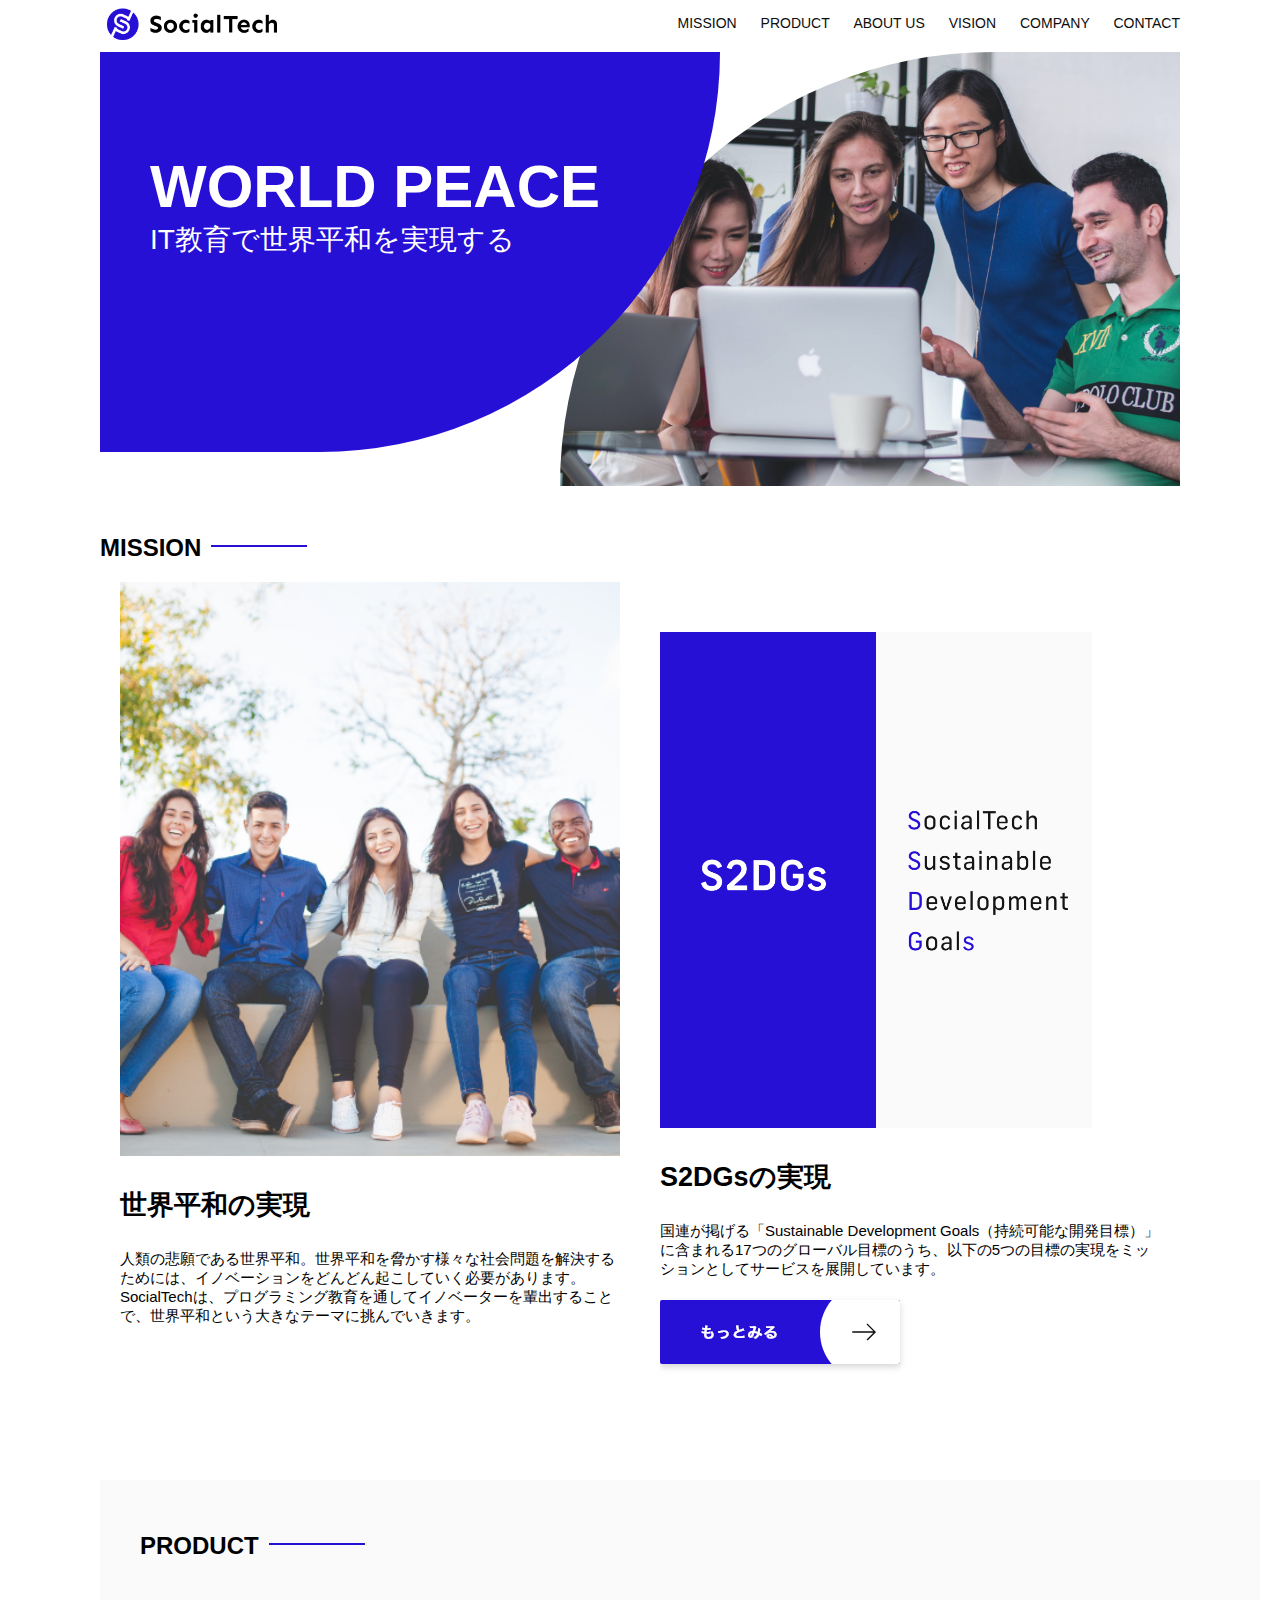
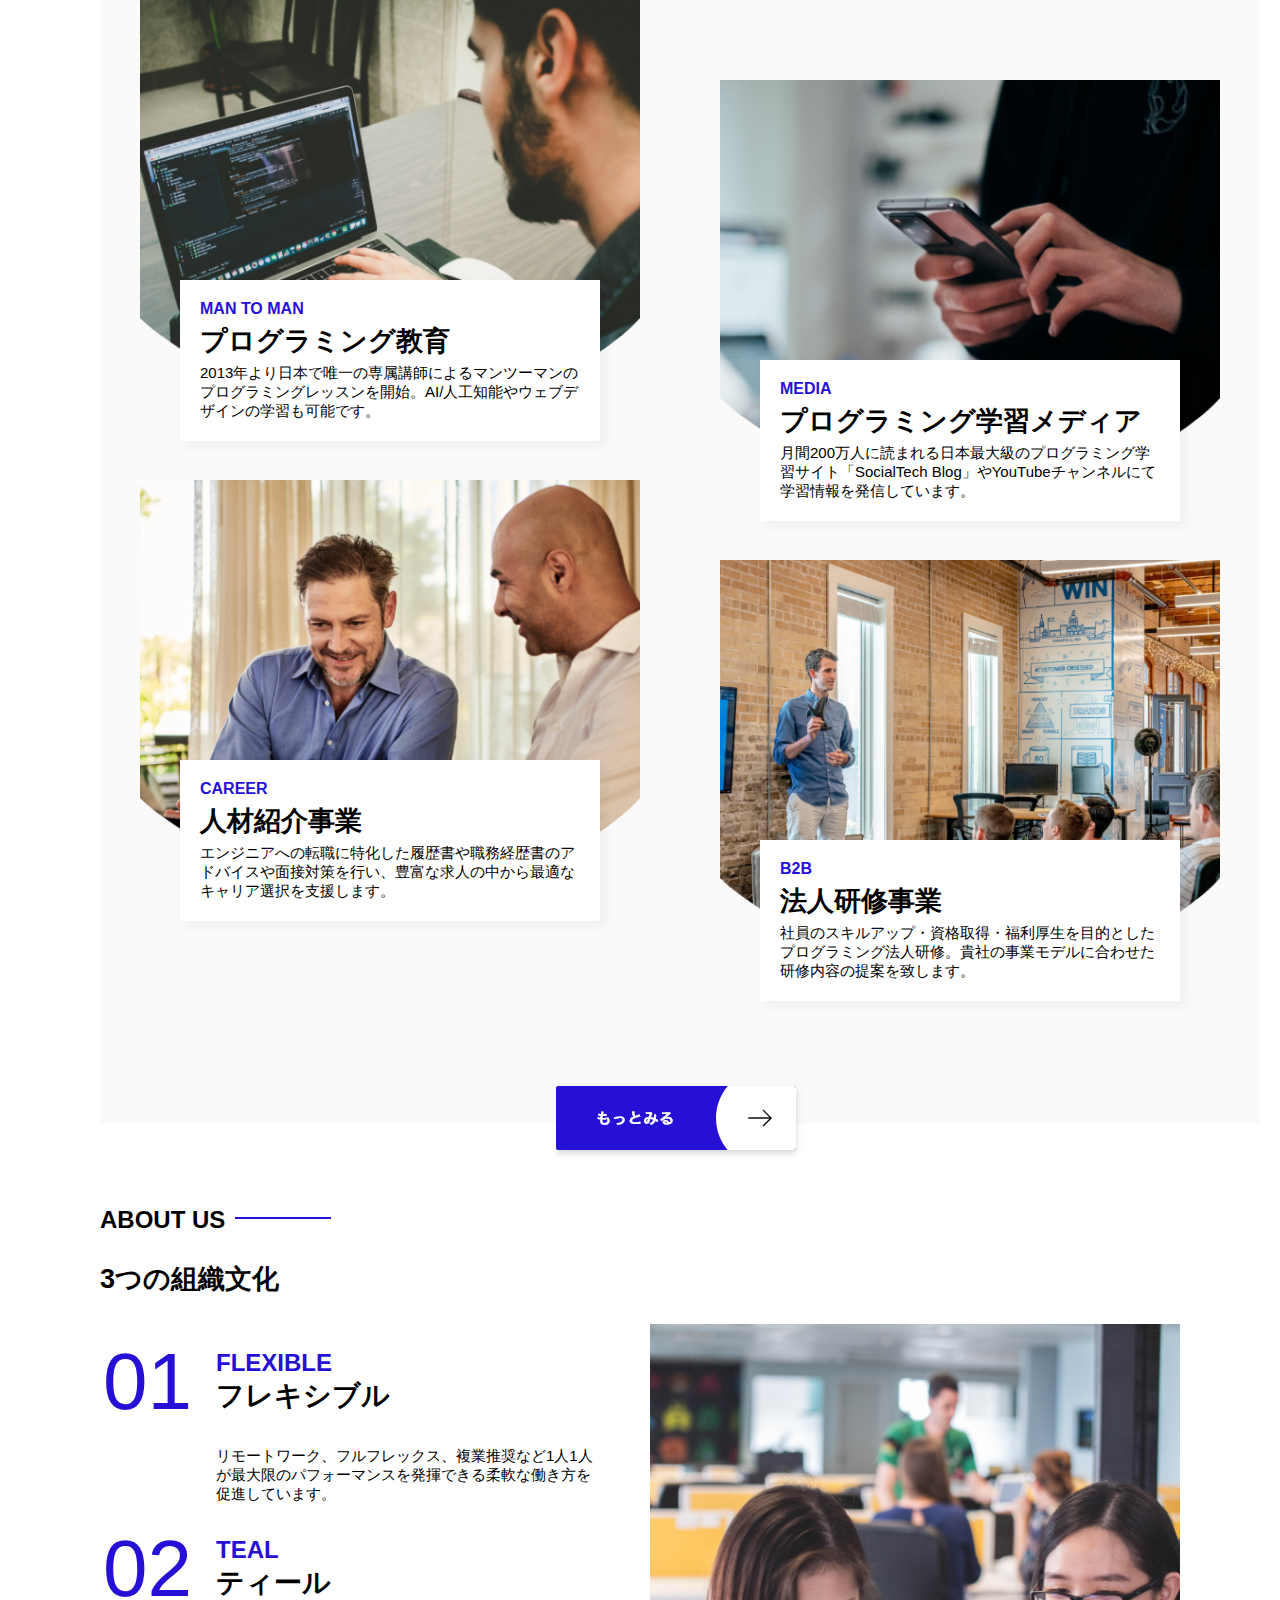
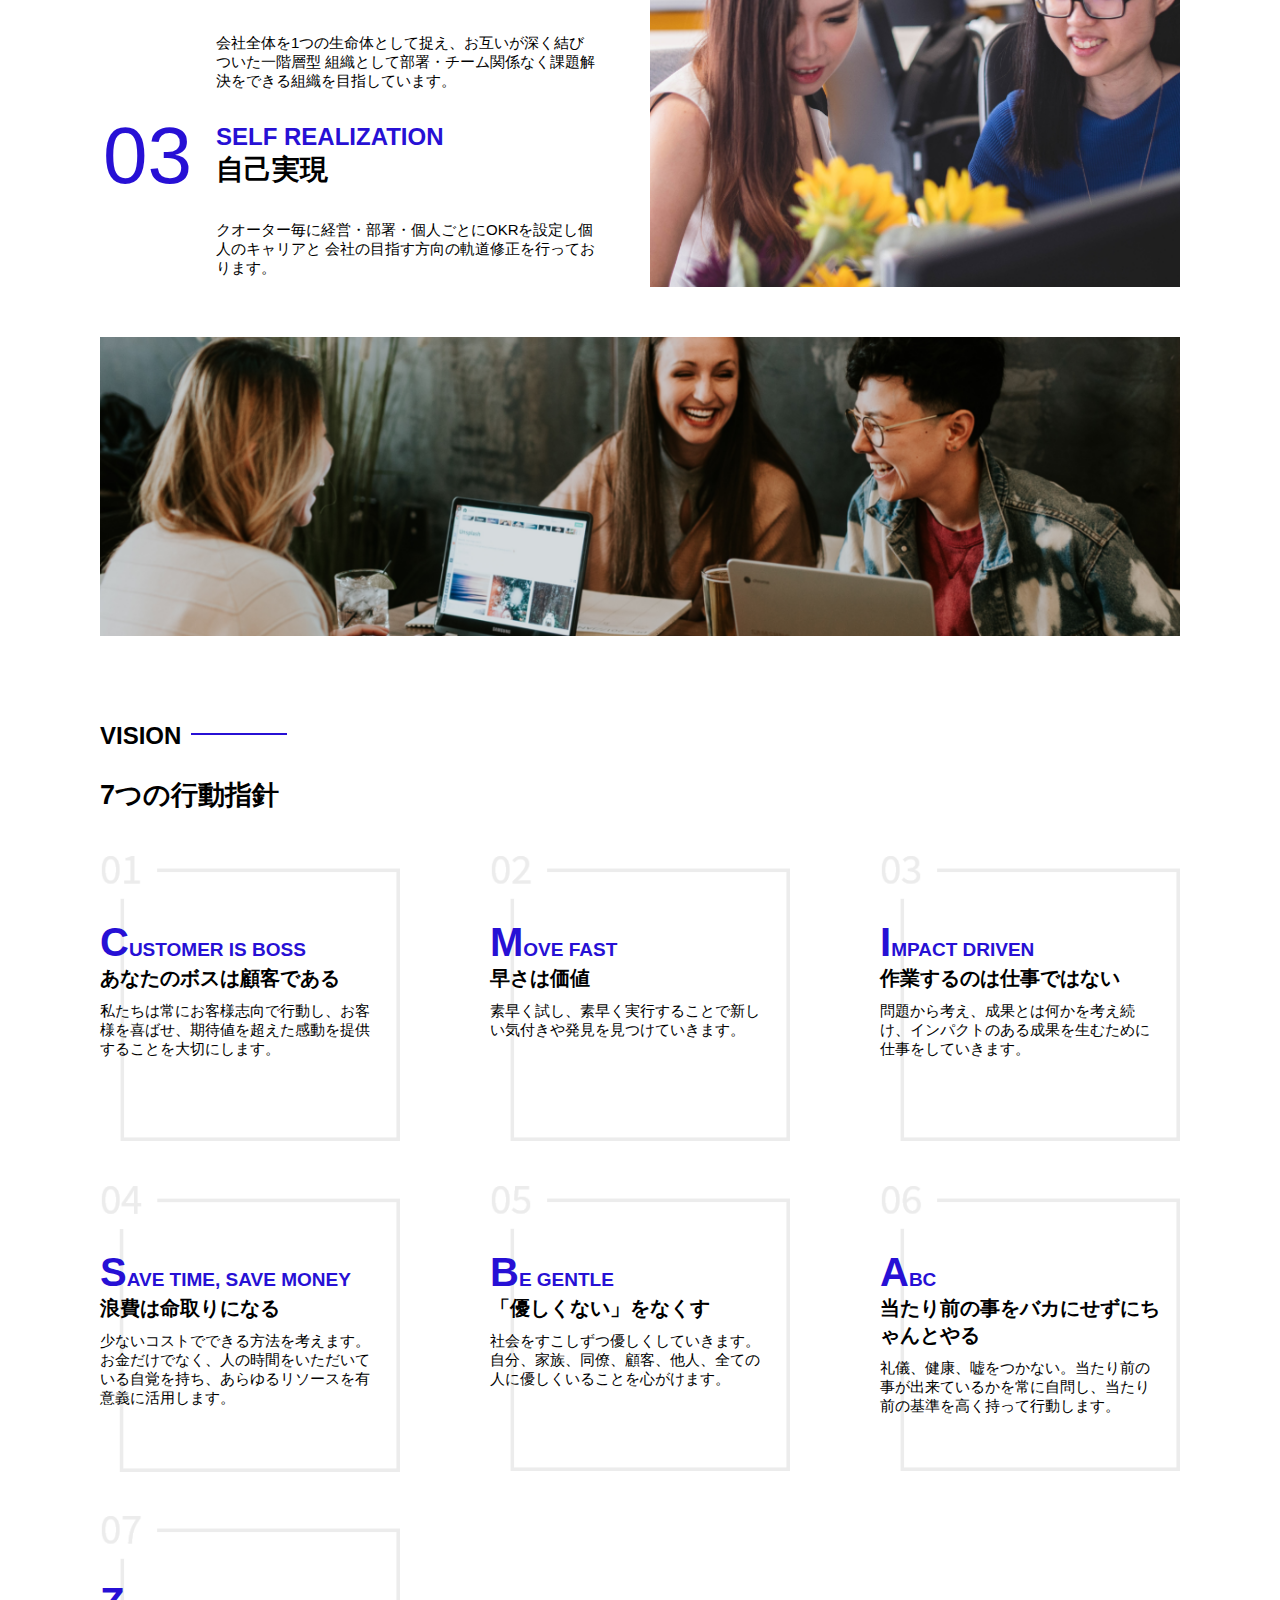
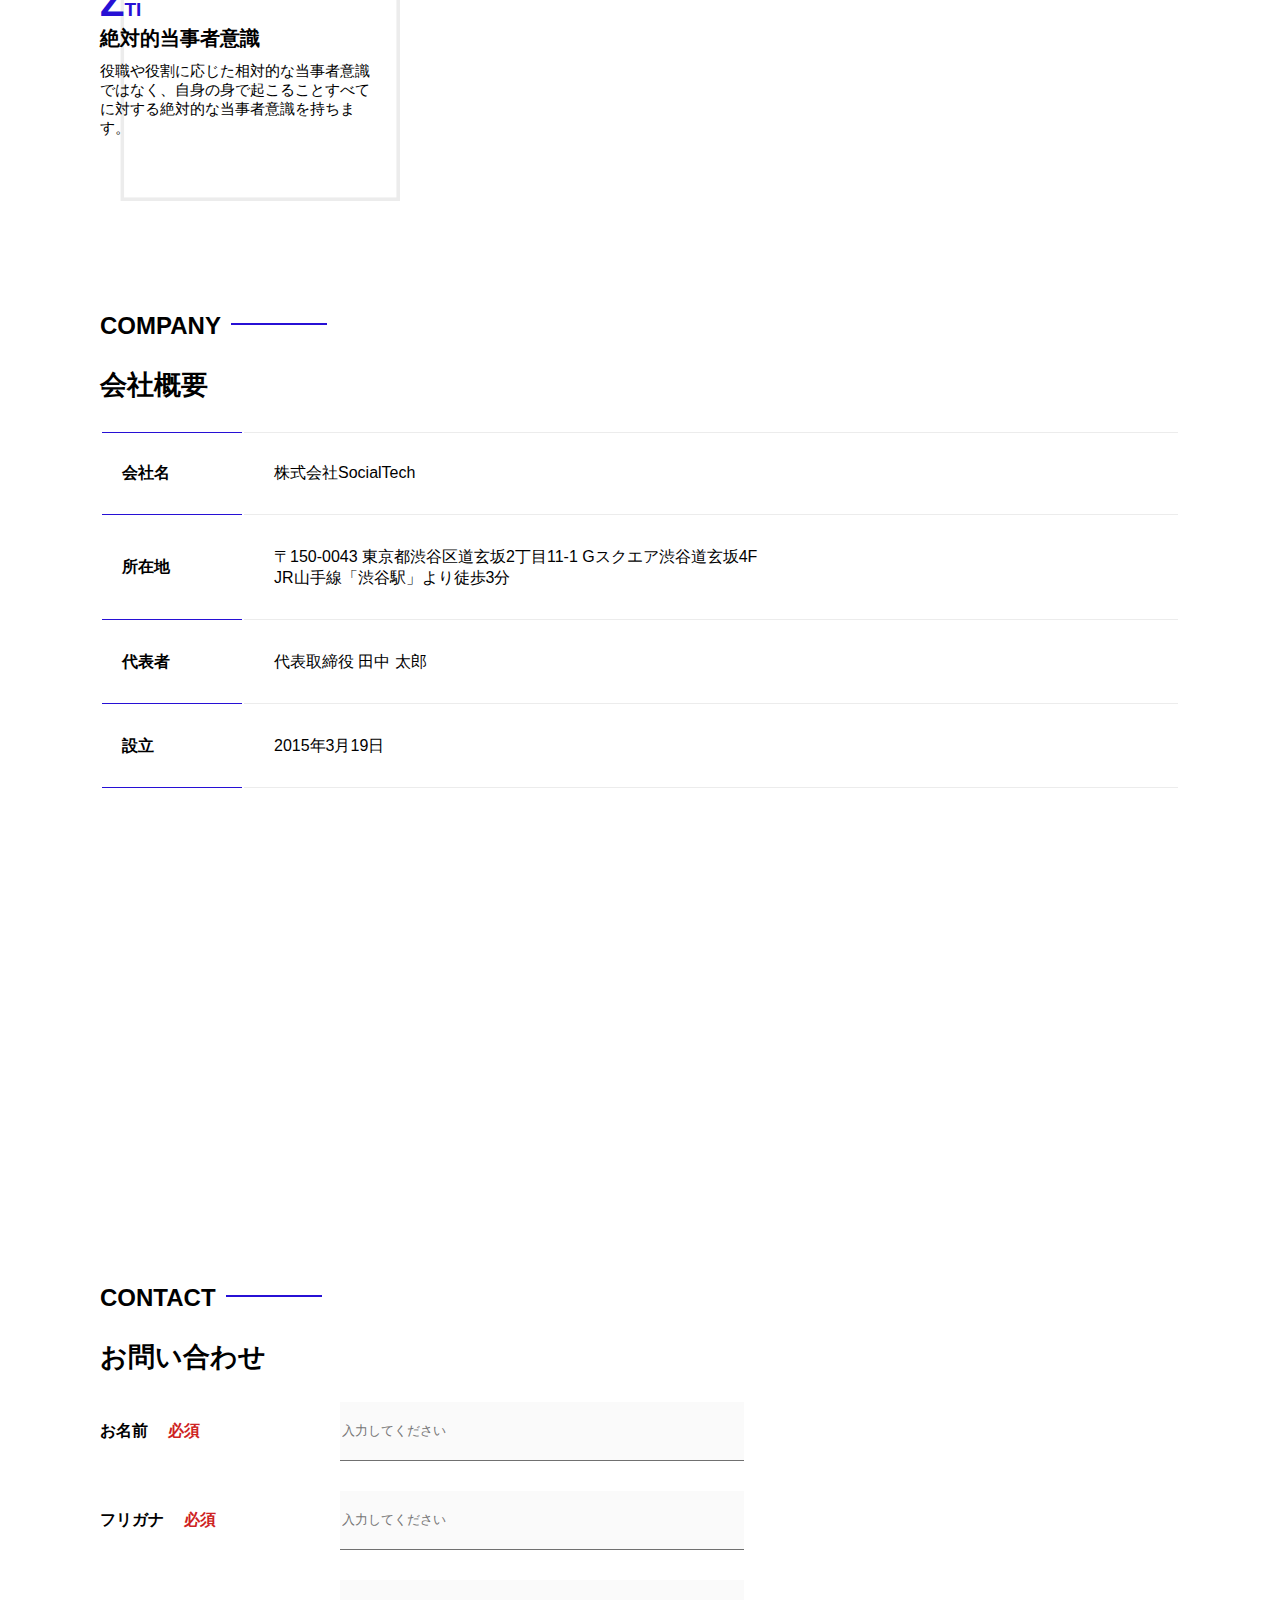
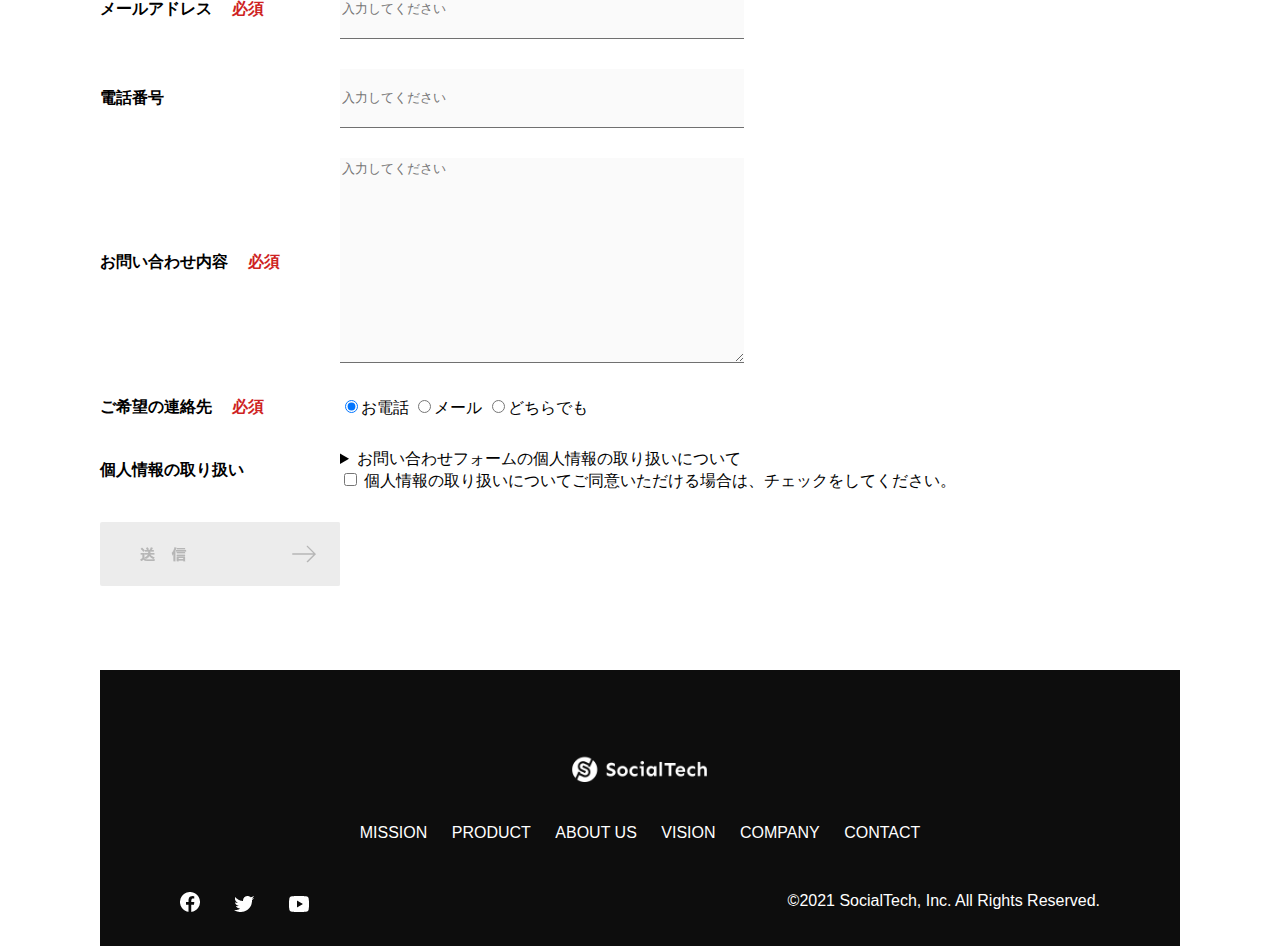
<file: kadai_tutorial_output/index.html>
<!DOCTYPE html>
<html>
  <head>
    <title>SocialTech</title>
    <meta charset="UTF-8" />
    <meta
      name="description"
      content="SocialTechはEdTech業界のリーディングカンパニーを目指します。"
    />
    <meta name="viewport" content="width=device-width, initial-scale=1.0" />
    <link rel="stylesheet" href="style.css" />
  </head>
  <body>
    <!-- ヘッダー -->
    <header>
      <!-- ロゴ -->
      <a href="index.html" id="logo"
        ><img src="images/logo.png" alt="トップページに戻る"
      /></a>

      <!-- PC用ナビゲーション -->
      <nav id="nav-pc">
        <a href="mission.html">MISSION</a>
        <a href="product.html">PRODUCT</a>
        <a href="index.html#aboutus">ABOUT US</a>
        <a href="index.html#vision">VISION</a>
        <a href="index.html#company">COMPANY</a>
        <a href="index.html#contact">CONTACT</a>
      </nav>
      <!-- スマホ用メニューボタン -->
     <img id="menu-sp" src="images/button-menu.png" alt="ナビゲーションを開く" onclick="document.getElementById('nav-sp').style.display = 'block'">

     <!-- スマホ用ナビゲーション -->
      <nav id="nav-sp">
        <img id="close" src="images/button-close.png" alt="ナビゲーションを閉じる" onclick="document.getElementById('nav-sp').style.display = 'none'">
        <a id="logo-sp" href="index.html" onclick="document.getElementById('nav-sp').style.display = 'none'"><img
          src="images/logo-sp.png" alt="トップページに戻る"></a>
        <a class="menu" href="mission.html" onclick="document.getElementById('nav-sp').style.display = 'none'">MISSION</a>
        <a class="menu" href="product.html" onclick="document.getElementById('nav-sp').style.display = 'none'">PRODUCT</a>
        <a class="menu" href="index.html#aboutus" onclick="document.getElementById('nav-sp').style.display = 'none'">ABOUT
        US</a>
        <a class="menu" href="index.html#vision"
        onclick="document.getElementById('nav-sp').style.display = 'none'">VISION</a>
        <a class="menu" href="index.html#company"
        onclick="document.getElementById('nav-sp').style.display = 'none'">COMPANY</a>
        <a class="menu" href="index.html#contact"
        onclick="document.getElementById('nav-sp').style.display = 'none'">CONTACT</a>
        <div id="sns">
          <a href="https://www.facebook.com/sejuku2013"><img src="images/button-facebook.png" alt="Facebookのリンク"></a>
          <a href="https://twitter.com/samuraijuku"><img src="images/button-twitter.png" alt="Twitterのリンク"></a>
          <a href="https://www.youtube.com/channel/UCCFOQO5aDK0xXam4cUQXT8g"><img src="images/button-youtube.png" alt="YouTubeのリンク"></a>
        </div>
      </nav>
    </header>
    <main>
      <article>
        <!-- メインビジュアル -->
        <section id="main-visual">
          <div id="main-message">
            <h1>WORLD PEACE</h1>
            <p>IT教育で世界平和を実現する</p>
          </div>
          <img
            src="images/index/index-main.png"
            alt="PCの周りに集まる多国籍の仲間たち"
          />
        </section>
        <!--ミッション-->
        <section id="mission">
          <h2 class="index-h2">MISSION</h2>
          <div id="mission-flex">
            <div>
              <img
                id="mission-photo"
                src="images/index/index-mission.png"
                alt="屋外のベンチで写真を撮影する多国籍の仲間たち"
              />
              <h3>世界平和の実現</h3>
              <p>
                人類の悲願である世界平和。世界平和を脅かす様々な社会問題を解決するためには、イノベーションをどんどん起こしていく必要があります。SocialTechは、プログラミング教育を通してイノベーターを輩出することで、世界平和という大きなテーマに挑んでいきます。
              </p>
            </div>
            <div>
              <img id="s2dgs" src="images/index/s2dgs.png" alt="S2DGs" />
              <h3>S2DGsの実現</h3>
              <p>
                国連が掲げる「Sustainable Development
                Goals（持続可能な開発目標）」に含まれる17つのグローバル目標のうち、以下の5つの目標の実現をミッションとしてサービスを展開しています。
              </p>
              <a href="mission.html">
                <img src="images/button-more.png" alt="もっとみる" />
              </a>
            </div>
          </div>
        </section>
        <!-- プロダクト -->
        <section id="product">
          <h2 class="index-h2">PRODUCT</h2>
          <div>
            <div id="product-left">
              <div>
                <img
                  class="product-photo"
                  src="images/index/index-mantoman.png"
                  alt="PCでコードを書く男性"
                />
                <div class="product-explain">
                  <span>MAN TO MAN</span>
                  <h3>プログラミング教育</h3>
                  <p>
                    2013年より日本で唯一の専属講師によるマンツーマンのプログラミングレッスンを開始。AI/人工知能やウェブデザインの学習も可能です。
                  </p>
                </div>
              </div>
              <div>
                <img
                  class="product-photo"
                  src="images/index/index-career.png"
                  alt="笑顔で話し合う2人の男性"
                />
                <div class="product-explain">
                  <span>CAREER</span>
                  <h3>人材紹介事業</h3>
                  <p>
                    エンジニアへの転職に特化した履歴書や職務経歴書のアドバイスや面接対策を行い、豊富な求人の中から最適なキャリア選択を支援します。
                  </p>
                </div>
              </div>
            </div>
            <div id="product-right">
              <div>
                <img
                  class="product-photo"
                  src="images/index/index-media.png"
                  alt="スマートフォンを操作する人"
                />
                <div class="product-explain">
                  <span>MEDIA</span>
                  <h3>プログラミング学習メディア</h3>
                  <p>
                    月間200万人に読まれる日本最大級のプログラミング学習サイト「SocialTech
                    Blog」やYouTubeチャンネルにて学習情報を発信しています。
                  </p>
                </div>
              </div>
              <div>
                <img
                  class="product-photo"
                  src="images/index/index-b2b.png"
                  alt="講演中の男性とそれを聴く人々"
                />
                <div class="product-explain">
                  <span>B2B</span>
                  <h3>法人研修事業</h3>
                  <p>
                    社員のスキルアップ・資格取得・福利厚生を目的としたプログラミング法人研修。貴社の事業モデルに合わせた研修内容の提案を致します。
                  </p>
                </div>
              </div>
            </div>
          </div>
          <div>
            <a id="product-more" href="product.html">
              <img src="images/button-more.png" alt="もっとみる" />
            </a>
          </div>
        </section>
        <!---ABOUT US-->
        <section id="aboutus">
          <h2 class="index-h2">ABOUT US</h2>
          <h3>3つの組織文化</h3>
          <div>
            <table class="culture-table">
              <tr>
                <td>
                  <span class="culture-num">01</span>
                </td>
                <td>
                  <span class="culture-en">FLEXIBLE</span>
                  <span class="culture-jp">フレキシブル</span>
                </td>
              </tr>
              <tr>
                <td>
                  <!--空のセル-->
                </td>
                <td>
                  <p class="culture-description">
                    リモートワーク、フルフレックス、複業推奨など1人1人が最大限のパフォーマンスを発揮できる柔軟な働き方を促進しています。
                  </p>
                </td>
              </tr>
              <tr>
                <td>
                  <span class="culture-num">02</span>
                </td>
                <td>
                  <span class="culture-en">TEAL</span>
                  <span class="culture-jp">ティール</span>
                </td>
              </tr>
              <tr>
                <td>
                  <!--空のセル-->
                </td>
                <td>
                  <p class="culture-description">
                    会社全体を1つの生命体として捉え、お互いが深く結びついた一階層型
                    組織として部署・チーム関係なく課題解決をできる組織を目指しています。
                  </p>
                </td>
              </tr>
              <tr>
                <td>
                  <span class="culture-num">03</span>
                </td>
                <td>
                  <span class="culture-en">SELF REALIZATION</span>
                  <span class="culture-jp">自己実現</span>
                </td>
              </tr>
              <tr>
                <td>
                  <!--空のセル-->
                </td>
                <td>
                  <p class="culture-description">
                    クオーター毎に経営・部署・個人ごとにOKRを設定し個人のキャリアと
                    会社の目指す方向の軌道修正を行っております。
                  </p>
                </td>
              </tr>
            </table>
            <img
              class="culture-img"
              src="images/index/index-aboutus1.png"
              alt="笑顔で話し合う2人の女性"
            />
          </div>
          <img
            class="culture-img2"
            src="images/index/index-aboutus2.png"
            alt="笑顔で話し合う3人の男女"
          />
        </section>
        <!-- VISION -->
        <section id="vision">
          <h2 class="index-h2">VISION</h2>
          <h3>7つの行動指針</h3>
          <div>
            <div class="vision-box">
              <img src="images/index/vision-01.png" alt="01" />
              <span>
                <h4>CUSTOMER IS BOSS</h4>
                <h5>あなたのボスは顧客である</h5>
                <p>
                  私たちは常にお客様志向で行動し、お客様を喜ばせ、期待値を超えた感動を提供することを大切にします。
                </p>
              </span>
            </div>
            <div class="vision-box">
              <img src="images/index/vision-02.png" alt="02" />
              <span>
                <h4>MOVE FAST</h4>
                <h5>早さは価値</h5>
                <p>
                  素早く試し、素早く実行することで新しい気付きや発見を見つけていきます。
                </p>
              </span>
            </div>
            <div class="vision-box">
              <img src="images/index/vision-03.png" alt="03" />
              <span>
                <h4>IMPACT DRIVEN</h4>
                <h5>作業するのは仕事ではない</h5>
                <p>
                  問題から考え、成果とは何かを考え続け、インパクトのある成果を生むために仕事をしていきます。
                </p>
              </span>
            </div>
            <div class="vision-box">
              <img src="images/index/vision-04.png" alt="04" />
              <span>
                <h4>SAVE TIME, SAVE MONEY</h4>
                <h5>浪費は命取りになる</h5>
                <p>
                  少ないコストでできる方法を考えます。お金だけでなく、人の時間をいただいている自覚を持ち、あらゆるリソースを有意義に活用します。
                </p>
              </span>
            </div>
            <div class="vision-box">
              <img src="images/index/vision-05.png" alt="05" />
              <span>
                <h4>BE GENTLE</h4>
                <h5>「優しくない」をなくす</h5>
                <p>
                  社会をすこしずつ優しくしていきます。自分、家族、同僚、顧客、他人、全ての人に優しくいることを心がけます。
                </p>
              </span>
            </div>
            <div class="vision-box">
              <img src="images/index/vision-06.png" alt="06" />
              <span>
                <h4>ABC</h4>
                <h5>当たり前の事をバカにせずにちゃんとやる</h5>
                <p>
                  礼儀、健康、嘘をつかない。当たり前の事が出来ているかを常に自問し、当たり前の基準を高く持って行動します。
                </p>
              </span>
            </div>
            <div class="vision-box">
              <img src="images/index/vision-07.png" alt="07" />
              <span>
                <h4>ZTI</h4>
                <h5>絶対的当事者意識</h5>
                <p>
                  役職や役割に応じた相対的な当事者意識ではなく、自身の身で起こることすべてに対する絶対的な当事者意識を持ちます。
                </p>
              </span>
            </div>
          </div>
        </section>
       
        <!-- COMPANY -->
        <section id="company">
          <h2 class="index-h2">COMPANY</h2>
          <h3>会社概要</h3>
          <table id="company-table">
            <tr>
              <th class="tableheader-first">会社名</th>
              <td class="cell-first">株式会社SocialTech</td>
            </tr>
            <tr>
              <th class="tableheader">所在地</th>
              <td class="cell">
                〒150-0043 東京都渋谷区道玄坂2丁目11-1 Gスクエア渋谷道玄坂4F<br />JR山手線「渋谷駅」より徒歩3分
              </td>
            </tr>
            <tr>
              <th class="tableheader">代表者</th>
              <td class="cell">代表取締役 田中 太郎</td>
            </tr>
            <tr>
              <th class="tableheader">設立</th>
              <td class="cell">2015年3月19日</td>
            </tr>
          </table>
          <iframe
            src="https://www.google.com/maps/embed?pb=!1m18!1m12!1m3!1d3241.7759544892483!2d139.69399665123464!3d35.65789123876098!2m3!1f0!2f0!3f0!3m2!1i1024!2i768!4f13.1!3m3!1m2!1s0x60188caa0042e8d1%3A0xba130bea826a7aa2!2z44CSMTUwLTAwNDMg5p2x5Lqs6YO95riL6LC35Yy66YGT546E5Z2C77yS5LiB55uu77yR77yR4oiS77yR!5e0!3m2!1sja!2sjp!4v1636872991912!5m2!1sja!2sjp"
            style="border: 0"
            allowfullscreen=""
            loading="lazy"
          >
          </iframe>
        </section>
        <!-- お問い合わせフォーム -->
        <section id="contact">
          <h2 class="index-h2">CONTACT</h2>
          <h3>お問い合わせ</h3>
          <form>
            <div>
              <div class="contact-heading">
                <label class="contact-label"
                  >お名前<span class="contact-span">必須</span></label
                >
              </div>
              <div class="contact-form">
                <input
                  type="text"
                  name="name"
                  placeholder="入力してください"
                  class="contact-textbox"
                />
              </div>
            </div>
            <div>
              <div class="contact-heading">
                <label class="contact-label"
                  >フリガナ<span class="contact-span">必須</span></label
                >
              </div>
              <div>
                <input
                  type="text"
                  name="hurigana"
                  placeholder="入力してください"
                  class="contact-textbox"
                />
              </div>
            </div>
            <div>
              <div class="contact-heading">
                <label class="contact-label"
                  >メールアドレス<span class="contact-span">必須</span></label
                >
              </div>
              <div>
                <input
                  type="text"
                  name="email"
                  placeholder="入力してください"
                  class="contact-textbox"
                />
              </div>
            </div>
            <div>
              <div class="contact-heading">
                <label class="contact-label">電話番号</label>
              </div>
              <div>
                <input
                  type="text"
                  name="tel"
                  placeholder="入力してください"
                  class="contact-textbox"
                />
              </div>
            </div>
            <div>
              <div class="contact-heading">
                <label class="contact-label"
                  >お問い合わせ内容<span class="contact-span">必須</span></label
                >
              </div>
              <div>
                <textarea
                  class="contact-textarea"
                  placeholder="入力してください"
                  name="message"
                ></textarea>
              </div>
            </div>
            <div>
              <div class="contact-heading">
                <label class="contact-label"
                  >ご希望の連絡先<span class="contact-span">必須</span></label
                >
              </div>
              <div>
                <input
                  class="radiobutton"
                  type="radio"
                  value="tel"
                  name="contact"
                  checked
                /><label>お電話</label>
                <input
                  class="radiobutton"
                  type="radio"
                  value="mail"
                  name="contact"
                /><label>メール</label>
                <input
                  class="radiobutton"
                  type="radio"
                  value="both"
                  name="contact"
                /><label>どちらでも</label>
              </div>
            </div>
            <div>
              <div class="contact-heading">
                <label class="contact-label">個人情報の取り扱い</label>
              </div>
              <div>
                <details>
                  <summary>
                    お問い合わせフォームの個人情報の取り扱いについて
                  </summary>
                  <div>
                    <span>１．組織の名称又は氏名</span><br />
                    株式会社SocialTech<br /><br />
                    <span
                      >２．個人情報保護管理者（若しくはその代理人）の氏名又は職名、所属及び連絡先
                      鈴木 一郎 コーポレート部</span
                    ><br />
                    メールアドレス：support@socialtech.net<br />
                    TEL：03-xxxx-xxxx<br />
                    <span>３．個人情報の利用目的</span><br />
                    ・本サービス及び本サービスに関連する情報の提供又はそれらに関する連絡のため<br />
                    ・ユーザーの本人確認のため<br />
                    ・当社サービスのご案内のため<br />
                    ・当社の商品等の広告または宣伝（電子メールによるものを含むものとします。）<br /><br />
                    <span>４．個人情報の取り扱い業務の委託</span><br />
                    個人情報の取扱業務の全部または一部を外部に業務委託する場合があります。<br />
                    その際、弊社は、個人情報を適切に保護できる管理体制を敷き実行していることを条件として<br />
                    委託先を厳選したうえで、機密保持契約を委託先と締結し、お客様の個人情報を厳密に管理させます。<br /><br />
                    <span>５．個人情報の開示等の請求</span><br />
                    お客様は、弊社に対してご自身の個人情報の開示等（利用目的の通知、開示、内容の訂正・追加・削除、利用の停止または消去、第三者への提供の停止）に関して、当社問合わせ窓口に申し出ることができます。<br />
                    その際、弊社はお客様ご本人を確認させていただいたうえで、合理的な期間内に対応いたします。<br /><br />
                    なお、個人情報に関する弊社問合わせ先は、次の通りです。<br /><br />
                    株式会社SocialTech　個人情報問合せ窓口<br />
                    〒150-0043　東京都渋谷区道玄坂2丁目11-1 Ｇスクエア渋谷道玄坂
                    4F<br />
                    メールアドレス：support@socialtech.net　TEL：03-xxxx-xxxx<br /><br />
                    <span>６．個人情報を提供されることの任意性について</span
                    ><br /><br />
                    お客様がご自身の個人情報を弊社に提供されるか否かは、お客様のご判断によりますが、もしご提供されない場合には、適切なサービスが提供できない場合がありますので予めご了承ください。
                  </div>
                </details>
                <input type="checkbox" name="agree" />
                <span
                  >個人情報の取り扱いについてご同意いただける場合は、チェックをしてください。</span
                >
              </div>
            </div>
            <input
              type="image"
              value="Submit"
              src="images/button-submit.png"
              alt="送信する"
            />
          </form>
        </section>
      </article>
      <footer>
        <div id="footer-logo">
          <img src="images/logo-sp.png" alt="SocialTech" />
        </div>
        <div id="footer-link">
          <a href="mission.html">MISSION</a>
          <a href="product.html">PRODUCT</a>
          <a href="index.html#aboutus">ABOUT US</a>
          <a href="index.html#vision">VISION</a>
          <a href="index.html#company">COMPANY</a>
          <a href="index.html#contact">CONTACT</a>
        </div>
        <div id="sns-footer">
          <a href="https://www.facebook.com/sejuku2013"
            ><img src="images/button-facebook.png" alt="Facebookのリンク"
          /></a>
          <a href="https://twitter.com/samuraijuku"
            ><img src="images/button-twitter.png" alt="Twitterのリンク"
          /></a>
          <a href="https://www.youtube.com/channel/UCCFOQO5aDK0xXam4cUQXT8g"
            ><img src="images/button-youtube.png" alt="YouTubeのリンク"
          /></a>
          <span id="copyright"
            >&copy;2021 SocialTech, Inc. All Rights Reserved.
          </span>
        </div>
      </footer>
    </main>
  </body>
</html>
</file>
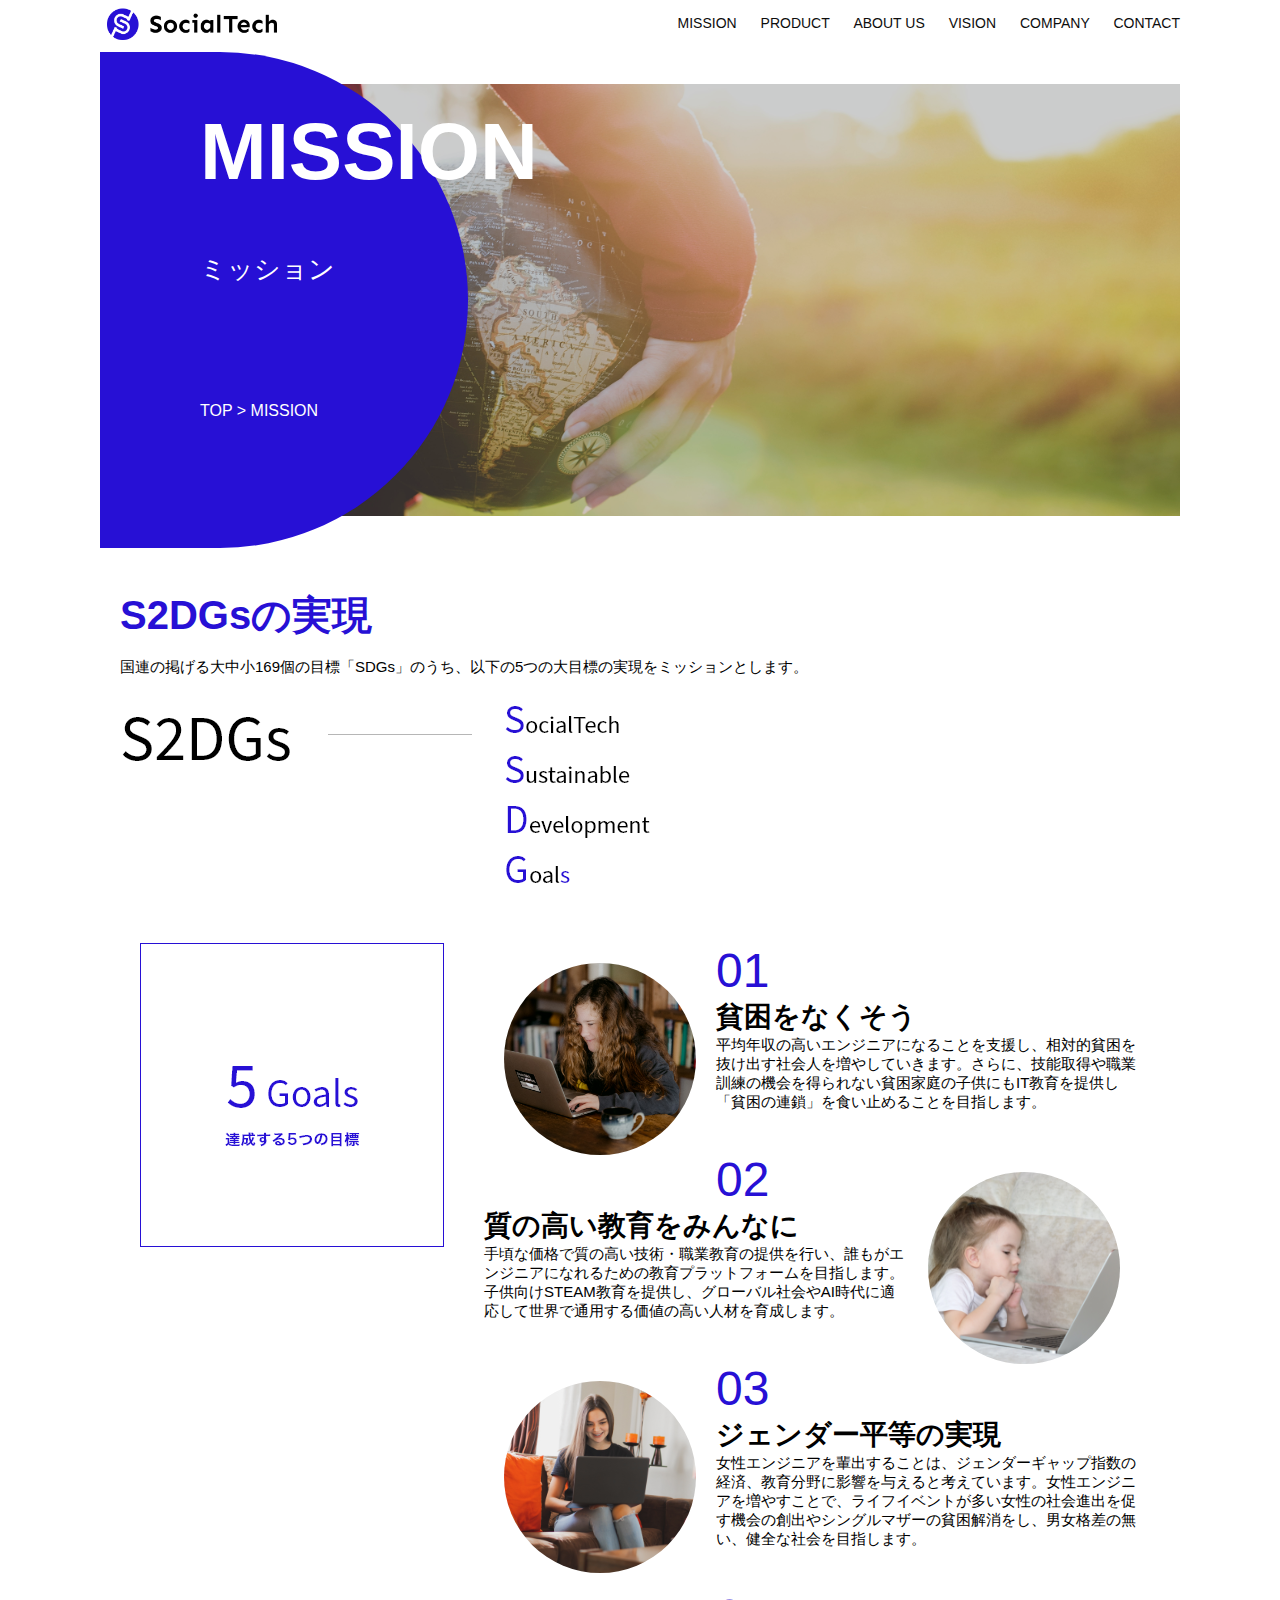
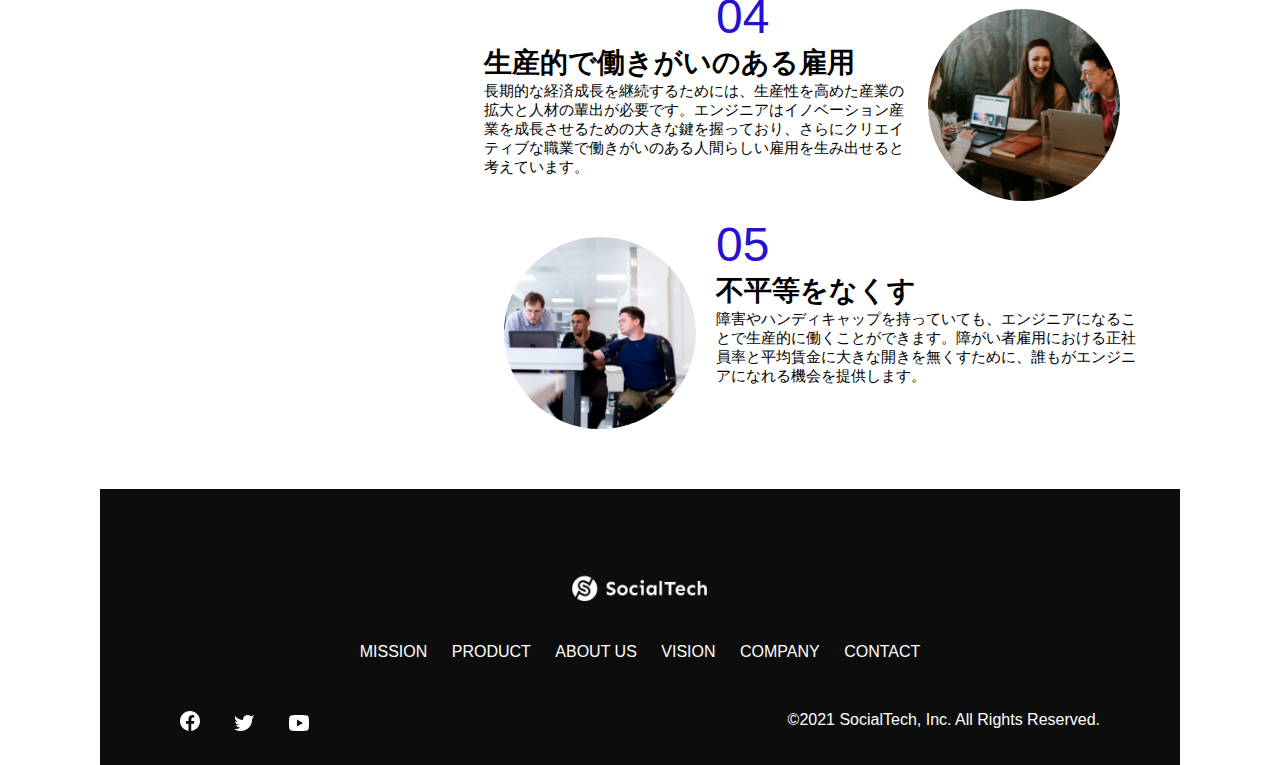
<file: kadai_tutorial_output/mission.html>
<!DOCTYPE html>
<html>
  <head>
    <title>SocialTech - MISSION ミッション -</title>
    <meta charset="UTF-8" />
    <meta
      name="description"
      content="SocialTechが目指す5つの目標(S2DGs)を紹介します。"
    />
    <meta name="viewport" content="width=device-width, initial-scale=1.0" />
    <link rel="stylesheet" href="style.css" />
  </head>
  <body>
    <!-- ヘッダー -->
    <header>
      <!-- ロゴ -->
      <a href="index.html" id="logo"
        ><img src="images/logo.png" alt="トップページに戻る"
      /></a>

      <!-- PC用ナビゲーション -->
      <nav id="nav-pc">
        <a href="mission.html">MISSION</a>
        <a href="product.html">PRODUCT</a>
        <a href="index.html#aboutus">ABOUT US</a>
        <a href="index.html#vision">VISION</a>
        <a href="index.html#company">COMPANY</a>
        <a href="index.html#contact">CONTACT</a>
      </nav>
      <!-- スマホ用メニューボタン -->
     <img id="menu-sp" src="images/button-menu.png" alt="ナビゲーションを開く" onclick="document.getElementById('nav-sp').style.display = 'block'">

     <!-- スマホ用ナビゲーション -->
      <nav id="nav-sp">
        <img id="close" src="images/button-close.png" alt="ナビゲーションを閉じる" onclick="document.getElementById('nav-sp').style.display = 'none'">
        <a id="logo-sp" href="index.html" onclick="document.getElementById('nav-sp').style.display = 'none'"><img
          src="images/logo-sp.png" alt="トップページに戻る"></a>
        <a class="menu" href="mission.html" onclick="document.getElementById('nav-sp').style.display = 'none'">MISSION</a>
        <a class="menu" href="product.html" onclick="document.getElementById('nav-sp').style.display = 'none'">PRODUCT</a>
        <a class="menu" href="index.html#aboutus" onclick="document.getElementById('nav-sp').style.display = 'none'">ABOUT
        US</a>
        <a class="menu" href="index.html#vision"
        onclick="document.getElementById('nav-sp').style.display = 'none'">VISION</a>
        <a class="menu" href="index.html#company"
        onclick="document.getElementById('nav-sp').style.display = 'none'">COMPANY</a>
        <a class="menu" href="index.html#contact"
        onclick="document.getElementById('nav-sp').style.display = 'none'">CONTACT</a>
        <div id="sns">
          <a href="https://www.facebook.com/sejuku2013"><img src="images/button-facebook.png" alt="Facebookのリンク"></a>
          <a href="https://twitter.com/samuraijuku"><img src="images/button-twitter.png" alt="Twitterのリンク"></a>
          <a href="https://www.youtube.com/channel/UCCFOQO5aDK0xXam4cUQXT8g"><img src="images/button-youtube.png" alt="YouTubeのリンク"></a>
        </div>
      </nav>
    </header>
    <main>
      <article>
        <section id="mission-main">
            <div id="mission-title">
              <h1>MISSION</h1>
              <span>ミッション</span>
              <div>TOP > MISSION</div>
            </div>
        </section>
        <section id="mission-s2dgs">
            <h2 class="mission-h2">S2DGsの実現</h2>
            <p>国連の掲げる大中小169個の目標「SDGs」のうち、以下の5つの大目標の実現をミッションとします。</p>
            <img src="images/mission/mission-s2dgs.png" alt="S2DGs">
        </section>
        <section id="mission-5goals">
            <div>
              <img id="s2dgs-image" src="images/mission/mission-5goals.png" alt="5Goals">
            </div>
            <div>
                <div>
                  <img class="fivegoals-image-left" src="images/mission/mission-5goals01.png" alt="PCを操作する女の子">
                  <span class="fivegoals-number">01</span>
                  <h3 class="fivegoals-h3">貧困をなくそう</h3>
                  <p class="fivegoals-p">
                    平均年収の高いエンジニアになることを支援し、相対的貧困を抜け出す社会人を増やしていきます。さらに、技能取得や職業訓練の機会を得られない貧困家庭の子供にもIT教育を提供し「貧困の連鎖」を食い止めることを目指します。
                  </p>
                </div>
        
                <div>
                  <img class="fivegoals-image-right" src="images/mission/mission-5goals02.png" alt="PCを見つめる小さい女の子">
                  <span class="fivegoals-number">02</span>
                  <h3 class="fivegoals-h3">質の高い教育をみんなに</h3>
                  <p class="fivegoals-p">
                    手頃な価格で質の高い技術・職業教育の提供を行い、誰もがエンジニアになれるための教育プラットフォームを目指します。子供向けSTEAM教育を提供し、グローバル社会やAI時代に適応して世界で通用する価値の高い人材を育成します。
                  </p>
                </div>
        
                <div>
                  <img class="fivegoals-image-left" src="images/mission/mission-5goals03.png" alt="PCを操作する女性">
                  <span class="fivegoals-number">03</span>
                  <h3 class="fivegoals-h3">ジェンダー平等の実現</h3>
                  <p class="fivegoals-p">
                    女性エンジニアを輩出することは、ジェンダーギャップ指数の経済、教育分野に影響を与えると考えています。女性エンジニアを増やすことで、ライフイベントが多い女性の社会進出を促す機会の創出やシングルマザーの貧困解消をし、男女格差の無い、健全な社会を目指します。
                  </p>
                </div>
        
                <div>
                  <img class="fivegoals-image-right" src="images/mission/mission-5goals04.png" alt="笑顔で話し合う3人の男女">
                  <span class="fivegoals-number">04</span>
                  <h3 class="fivegoals-h3">生産的で働きがいのある雇用</h3>
                  <p class="fivegoals-p">
                    長期的な経済成長を継続するためには、生産性を高めた産業の拡大と人材の輩出が必要です。エンジニアはイノベーション産業を成長させるための大きな鍵を握っており、さらにクリエイティブな職業で働きがいのある人間らしい雇用を生み出せると考えています。
                  </p>
                </div>
        
                <div>
                  <img class="fivegoals-image-left" src="images/mission/mission-5goals05.png" alt="障害を持つ男性が生き生きと働く様子">
                  <span class="fivegoals-number">05</span>
                  <h3 class="fivegoals-h3">不平等をなくす</h3>
                  <p class="fivegoals-p">
                    障害やハンディキャップを持っていても、エンジニアになることで生産的に働くことができます。障がい者雇用における正社員率と平均賃金に大きな開きを無くすために、誰もがエンジニアになれる機会を提供します。
                  </p>
                </div>
            </div>
        </section>
      </article>
      <footer>
        <div id="footer-logo">
          <img src="images/logo-sp.png" alt="SocialTech" />
        </div>
        <div id="footer-link">
          <a href="mission.html">MISSION</a>
          <a href="product.html">PRODUCT</a>
          <a href="index.html#aboutus">ABOUT US</a>
          <a href="index.html#vision">VISION</a>
          <a href="index.html#company">COMPANY</a>
          <a href="index.html#contact">CONTACT</a>
        </div>
        <div id="sns-footer">
          <a href="https://www.facebook.com/sejuku2013"
            ><img src="images/button-facebook.png" alt="Facebookのリンク"
          /></a>
          <a href="https://twitter.com/samuraijuku"
            ><img src="images/button-twitter.png" alt="Twitterのリンク"
          /></a>
          <a href="https://www.youtube.com/channel/UCCFOQO5aDK0xXam4cUQXT8g"
            ><img src="images/button-youtube.png" alt="YouTubeのリンク"
          /></a>
          <span id="copyright"
            >&copy;2021 SocialTech, Inc. All Rights Reserved.
          </span>
        </div>
      </footer>
    </main>
  </body>
</html>
</file>
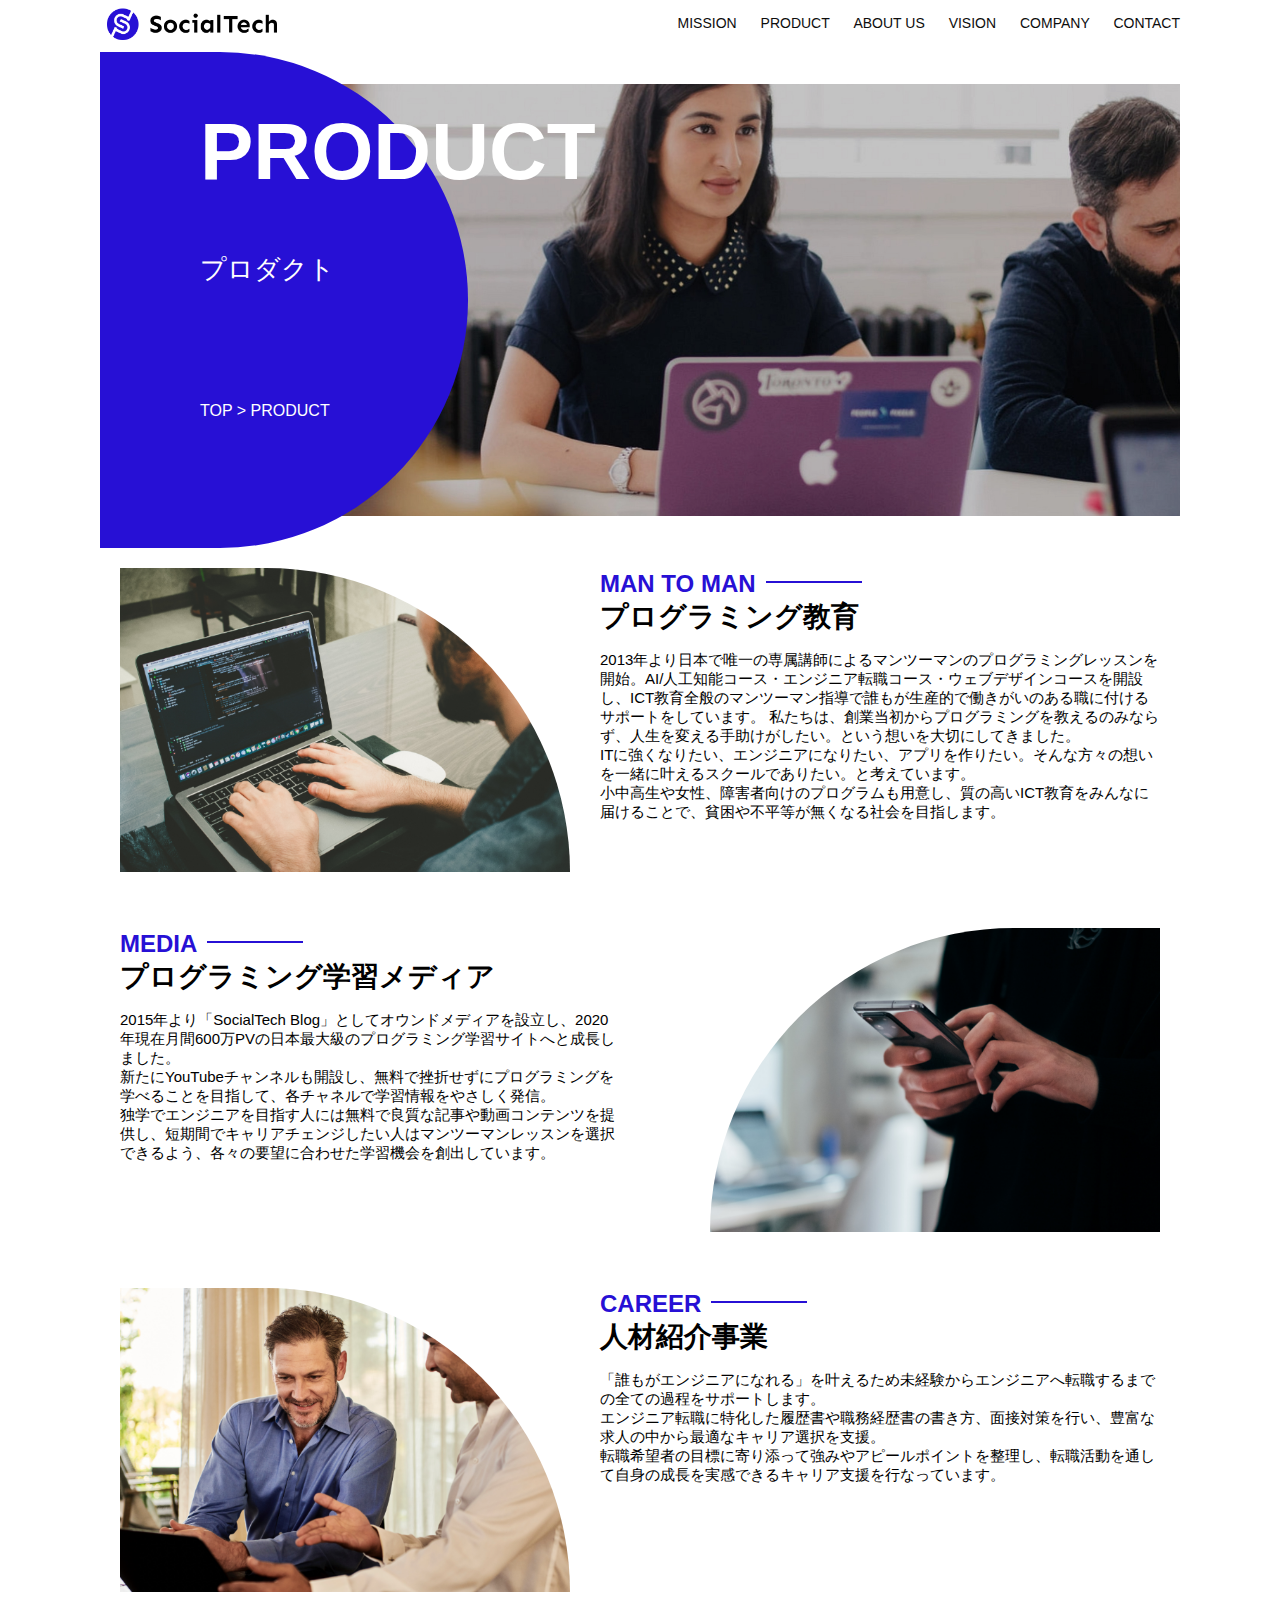
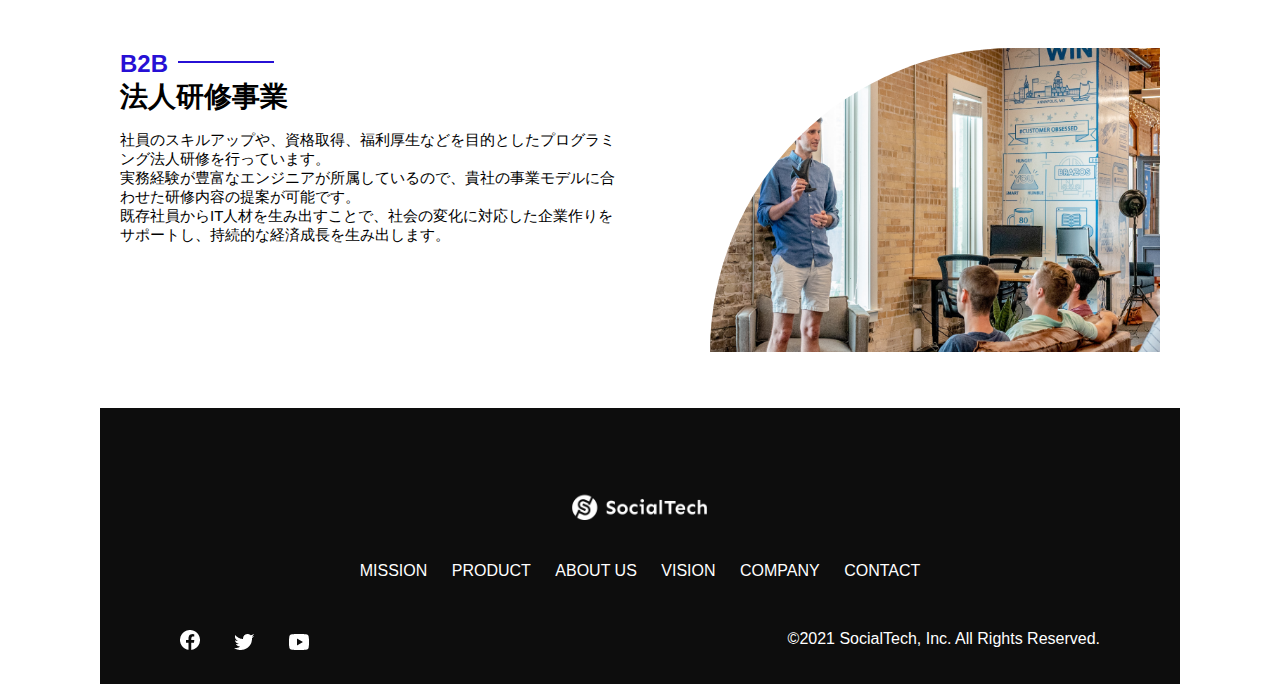
<file: kadai_tutorial_output/product.html>
<!DOCTYPE html>
<html>
  <head>
    <title>SocialTech - PRODUCT プロダクト -</title>
    <meta charset="UTF-8" />
    <meta
      name="description"
      content="SocialTechの4つのプロダクトを紹介します。"
    />
    <meta name="viewport" content="width=device-width, initial-scale=1.0" />
    <link rel="stylesheet" href="style.css" />
  </head>
  <body>
    <!-- ヘッダー -->
    <header>
      <!-- ロゴ -->
      <a href="index.html" id="logo"
        ><img src="images/logo.png" alt="トップページに戻る"
      /></a>

      <!-- PC用ナビゲーション -->
      <nav id="nav-pc">
        <a href="mission.html">MISSION</a>
        <a href="product.html">PRODUCT</a>
        <a href="index.html#aboutus">ABOUT US</a>
        <a href="index.html#vision">VISION</a>
        <a href="index.html#company">COMPANY</a>
        <a href="index.html#contact">CONTACT</a>
      </nav>
      <!-- スマホ用メニューボタン -->
     <img id="menu-sp" src="images/button-menu.png" alt="ナビゲーションを開く" onclick="document.getElementById('nav-sp').style.display = 'block'">

     <!-- スマホ用ナビゲーション -->
      <nav id="nav-sp">
        <img id="close" src="images/button-close.png" alt="ナビゲーションを閉じる" onclick="document.getElementById('nav-sp').style.display = 'none'">
        <a id="logo-sp" href="index.html" onclick="document.getElementById('nav-sp').style.display = 'none'"><img
          src="images/logo-sp.png" alt="トップページに戻る"></a>
        <a class="menu" href="mission.html" onclick="document.getElementById('nav-sp').style.display = 'none'">MISSION</a>
        <a class="menu" href="product.html" onclick="document.getElementById('nav-sp').style.display = 'none'">PRODUCT</a>
        <a class="menu" href="index.html#aboutus" onclick="document.getElementById('nav-sp').style.display = 'none'">ABOUT
        US</a>
        <a class="menu" href="index.html#vision"
        onclick="document.getElementById('nav-sp').style.display = 'none'">VISION</a>
        <a class="menu" href="index.html#company"
        onclick="document.getElementById('nav-sp').style.display = 'none'">COMPANY</a>
        <a class="menu" href="index.html#contact"
        onclick="document.getElementById('nav-sp').style.display = 'none'">CONTACT</a>
        <div id="sns">
          <a href="https://www.facebook.com/sejuku2013"><img src="images/button-facebook.png" alt="Facebookのリンク"></a>
          <a href="https://twitter.com/samuraijuku"><img src="images/button-twitter.png" alt="Twitterのリンク"></a>
          <a href="https://www.youtube.com/channel/UCCFOQO5aDK0xXam4cUQXT8g"><img src="images/button-youtube.png" alt="YouTubeのリンク"></a>
        </div>
      </nav>
    </header>
    <main>
      <article>
        <section id="product-main">
            <div id="product-title">
              <h1>PRODUCT</h1>
              <span>プロダクト</span>
              <div>TOP > PRODUCT</div>
            </div>
        </section>
        <section class="product-section1">
            <img src="images/product/product-mantoman.png" alt="PCでコードを書く男性">
            <div>
              <h2 class="product-h2">MAN TO MAN</h2>
              <h3 class="product-h3">プログラミング教育</h3>
              <p>
                2013年より日本で唯一の専属講師によるマンツーマンのプログラミングレッスンを開始。AI/人工知能コース・エンジニア転職コース・ウェブデザインコースを開設し、ICT教育全般のマンツーマン指導で誰もが生産的で働きがいのある職に付けるサポートをしています。
                私たちは、創業当初からプログラミングを教えるのみならず、人生を変える手助けがしたい。という想いを大切にしてきました。<br>ITに強くなりたい、エンジニアになりたい、アプリを作りたい。そんな方々の想いを一緒に叶えるスクールでありたい。と考えています。<br>小中高生や女性、障害者向けのプログラムも用意し、質の高いICT教育をみんなに届けることで、貧困や不平等が無くなる社会を目指します。
              </p>
            </div>
        </section>
        <section class="product-section2">
            <div>
              <h2 class="product-h2">MEDIA</h2>
              <h3 class="product-h3">プログラミング学習メディア</h3>
              <p>2015年より「SocialTech
                Blog」としてオウンドメディアを設立し、2020年現在月間600万PVの日本最大級のプログラミング学習サイトへと成長しました。<br>新たにYouTubeチャンネルも開設し、無料で挫折せずにプログラミングを学べることを目指して、各チャネルで学習情報をやさしく発信。<br>独学でエンジニアを目指す人には無料で良質な記事や動画コンテンツを提供し、短期間でキャリアチェンジしたい人はマンツーマンレッスンを選択できるよう、各々の要望に合わせた学習機会を創出しています。
              </p>
            </div>
            <img src="images/product/product-media.png" alt="スマートフォンを操作する人">
        </section>
        <section class="product-section1">
            <img src="images/product/product-career.png" alt="笑顔で話し合う2人の男性">
            <div>
              <h2 class="product-h2">CAREER</h2>
              <h3 class="product-h3">人材紹介事業</h3>
              <p>
                「誰もがエンジニアになれる」を叶えるため未経験からエンジニアへ転職するまでの全ての過程をサポートします。<br>エンジニア転職に特化した履歴書や職務経歴書の書き方、面接対策を行い、豊富な求人の中から最適なキャリア選択を支援。<br>転職希望者の目標に寄り添って強みやアピールポイントを整理し、転職活動を通して自身の成長を実感できるキャリア支援を行なっています。<br>
              </p>
            </div>
        </section>
        <section class="product-section2">
            <div>
              <h2 class="product-h2">B2B</h2>
              <h3 class="product-h3">法人研修事業</h3>
              <p>
                社員のスキルアップや、資格取得、福利厚生などを目的としたプログラミング法人研修を行っています。<br>実務経験が豊富なエンジニアが所属しているので、貴社の事業モデルに合わせた研修内容の提案が可能です。<br>既存社員からIT人材を生み出すことで、社会の変化に対応した企業作りをサポートし、持続的な経済成長を生み出します。
              </p>
            </div>
            <img src="images/product/product-b2b.png" alt="講演中の男性とそれを聴く人々">
        </section>
        
        <footer>
        <div id="footer-logo">
          <img src="images/logo-sp.png" alt="SocialTech" />
        </div>
        <div id="footer-link">
          <a href="mission.html">MISSION</a>
          <a href="product.html">PRODUCT</a>
          <a href="index.html#aboutus">ABOUT US</a>
          <a href="index.html#vision">VISION</a>
          <a href="index.html#company">COMPANY</a>
          <a href="index.html#contact">CONTACT</a>
        </div>
        <div id="sns-footer">
          <a href="https://www.facebook.com/sejuku2013"
            ><img src="images/button-facebook.png" alt="Facebookのリンク"
          /></a>
          <a href="https://twitter.com/samuraijuku"
            ><img src="images/button-twitter.png" alt="Twitterのリンク"
          /></a>
          <a href="https://www.youtube.com/channel/UCCFOQO5aDK0xXam4cUQXT8g"
            ><img src="images/button-youtube.png" alt="YouTubeのリンク"
          /></a>
          <span id="copyright"
            >&copy;2021 SocialTech, Inc. All Rights Reserved.
          </span>
        </div>
      </footer>
    </main>
  </body>
</html>
</file>
<file: kadai_tutorial_output/style.css>
/* PC、スマホ共通スタイル */
body {
  font-family: "Source Sans Pro", "Hiragino Kaku Gothic ProN", Meiryo, Arial,
    sans-serif;
}

p {
  font-size: 15px;
}

/*================
PC用のスタイル 
=================*/
@media screen and (min-width: 768px) {

/* 横幅設定 */
body {
  max-width: 1080px;
  min-width: 960px;
  margin: 0 auto 0 auto;
}

/* ヘッダー */
header {
  display: flex;
  justify-content: space-between;
}

/* ナビゲーションのレイアウト */
#nav-pc {
  text-align: right;
  font-size: 14px;
  padding-top: 15px;
}

/* ナビゲーションのリンクの装飾設定 */
#nav-pc>a {
  text-decoration: none;
  margin-left: 20px;
}

#nav-pc>a:link {
  color: #0d0d0d;
}

#nav-pc>a:visited {
  color: #0d0d0d;
}

#nav-pc>a:hover {
  color: #0d0d0d;
  text-decoration: underline;
}

#nav-pc>a:active {
  color: #0d0d0d;
}
/* スマホ用ナビを非表示 */
#nav-sp,
#menu-sp {
  display: none;
}

/* メインビジュアル*/
#main-visual {
  position: relative;
  height: 400px;
}

#main-message {
  position: absolute;
  top: 0;
  left: 0;
  background-color: #2710d5;
  color: #ffffff;
  border-radius: 0 0 476px 0;
  max-width: 620px;
  height: 100%;
  width: 100%;
  z-index: 11;
}

#main-message>h1 {
  font-size: 60px;
  font-weight: bold;
  margin: 100px 0 0 50px;
}

#main-message>p {
  font-size: 28px;
  margin: 0 0 0 50px;
}

#main-visual>img {
  max-width: 620px;
  border-radius: 476px 0 0 0;
  position: absolute;
  top: 0;
  right: 0;
  z-index: 10;
}

/* 見出し */
h2 {
  margin: 40px 0 0 0;
}

h2::after {
  content: url("images/line.png");
  margin-left: 10px;
}

h3 {
  font-size: 27px;
}

/* ミッション */
#mission {
  margin: 80px auto 80px auto;
  width: 100%;
}

#mission-flex {
  width: 100%;
  display: flex;
}

#mission-flex>div {
  width: 50%;
  margin: 20px;
}

#mission-photo {
  width: 100%;
}

#s2dgs {
  margin-top: 50px;
}

/* プロダクト */
#product {
  background-color: #fafafa;
  width: 100%;
  margin: 80px 0 80px 0;
  padding: 10px 40px 0px 40px;
}

/* 外枠 */
#product>div {
  margin-top: 40px;
  display: flex;
}

/* 左のカラム */
#product-left {
  width: 50%;
  margin-right: 20px;
}

/* 右のカラム */
#product-right {
  width: 50%;
  margin-left: 20px;
  margin-top: 80px;
}

/* 画像＋説明の枠 */
#product-left>div {
  position: relative;
  height: 480px;
  margin-right: 20px;
}

#product-right>div {
  position: relative;
  height: 480px;
  margin-left: 20px;
}

/* 画像 */
.product-photo {
  width: 100%;
}

/* 説明文の枠 */
.product-explain {
  background-color: #ffffff;
  position: absolute;
  left: 0;
  top: 280px;
  margin: 0 40px 0 40px;
  padding: 20px;
  box-shadow: 5px 5px 10px rgba(0, 0, 0, 0.05);
}

/* 説明文の英語 */
.product-explain>span {
  color: #2710d5;
  font-weight: bold;
  font-size: 16px;
  margin: 0;
}

/* 説明文の見出し */
.product-explain>h3 {
  margin: 5px 0 5px 0;
}

/* 説明文 */
.product-explain>p {
  margin: 0;
}

/* 「もっとみる」ボタン */
#product-more {
  margin: 0 auto -42px auto;
}

/* ABOUT US */
#aboutus {
  margin: 80px auto 80px auto;
}

/* 3つの組織文化と画像を入れる枠 */
#aboutus>div {
  display: flex;
}

/* 画像 */
.culture-img {
  width: 100%;
  align-self: flex-start;
}

.culture-img2 {
  margin-top: 50px;
  width: 100%;
}

/* 3つの組織文化の表 */
.culture-table {
  max-width: 500px;
  margin-right: 50px;
}

/* 番号 */
.culture-num {
  font-size: 80px;
  color: #2710d5;
  margin: 0 20px 0 0;
}

/* 組織文化英語 */
.culture-en {
  color: #2710d5;
  font-weight: bold;
  font-size: 24px;
  display: block;
}

/* 組織文化日本語 */
.culture-jp {
  font-size: 28px;
  font-weight: bold;
}

/* 説明文 */
.culture-description {
  margin: 0;
}

/* ビジョン */
#vision {
  margin: 80px auto 80px auto;
}

/* セクション内の外枠 */
#vision>div {
  width: 100%;
  display: flex;
  justify-content: space-between;
  flex-wrap: wrap;
}

/* 7つの行動指針の枠 */
.vision-box {
  width: 300px;
  height: 300px;
  margin-bottom: 30px;
  position: relative;
}

.vision-box>img {
  width: 100%;
  height: auto;
  position: absolute;
  top: 0;
  left: 0;
  z-index: 30;
}

.vision-box>span {
  position: absolute;
  top: 0;
  left: 0;
  z-index: 31;
  margin-right: 20px;
}

.vision-box>span>h4 {
  color: #2710d5;
  font-size: 19px;
  margin: 80px 0 0 0;
  Ï
}

.vision-box>span>h4::first-letter {
  font-size: 40px;
}

.vision-box>span>h5 {
  font-size: 20px;
  margin: 0 0 0 0;
}

.vision-box>span>p {
  margin: 10px 0 0 0;
}
/* CASES */
#cases {
  margin: 40px 0;
  width: 100%;
}
ul {
  display: flex;
  list-style-type: none;
}
li {
  width: 33%;
  margin: 20px;
}
.case-card {
  background-color: #ffffff;
  min-height: 400px;
  box-shadow: 5px 5px 15px rgb(0, 0, 0,0.2);
}
.case-img {
  width: 100%;
}
.case-info {
  padding: 10px 20px;
}
.case-name {
  color: #2710d5;
  font-size: 19px;
}
.case-content {
  font-size: 14px;
}

/* 会社概要 */
#company {
  margin: 80px auto 80px auto;
}

#company-table {
  width: 100%;
}

.tableheader {
  text-align: left;
  padding: 20px;
  border-bottom-color: #2710d5;
  border-bottom-width: 1px;
  border-bottom-style: solid;
  width: 100px;
}

.tableheader-first {
  text-align: left;
  padding: 20px;
  border-bottom-color: #2710d5;
  border-bottom-width: 1px;
  border-bottom-style: solid;
  border-top-color: #2710d5;
  border-top-width: 1px;
  border-top-style: solid;
  width: 100px;
}

.cell {
  padding: 30px;
  border-bottom-color: #ececec;
  border-bottom-width: 1px;
  border-bottom-style: solid;
}

.cell-first {
  padding: 30px;
  border-bottom-color: #ececec;
  border-bottom-width: 1px;
  border-bottom-style: solid;
  border-top-color: #ececec;
  border-top-width: 1px;
  border-top-style: solid;
}

#company>iframe {
  width: 100%;
  height: 368px;
  margin-top: 40px;
}

/* お問い合わせ */
#contact {
  margin: 80px auto 80px auto;
}

/* 外枠 */
#contact>form>div {
  display: flex;
  flex-direction: row;
  flex-wrap: wrap;
  padding-bottom: 30px;
}

/* 左列の見出し */
.contact-heading {
  width: 240px;
  align-self: center;
}

/* 見出しのラベル */
.contact-label {
  font-weight: bold;
}

/* 必須 */
.contact-span {
  color: #ce2222;
  margin: 0 0 0 20px;
  font-weight: bold;
}

/* テキストボックス */
.contact-textbox {
  border-top: 0;
  border-left: 0;
  border-right: 0;
  border-bottom-width: 1px;
  border-bottom-color: #707070;
  border-bottom-style: solid;
  background-color: #fafafa;
  width: 400px;
  height: 56px;
}

/* お問い合わせ内容のテキストエリア */
.contact-textarea {
  border-top: 0;
  border-left: 0;
  border-right: 0;
  border-bottom-width: 1px;
  border-bottom-color: #707070;
  border-bottom-style: solid;
  background-color: #fafafa;
  width: 400px;
  height: 200px;
}

/* 個人情報の取り扱い */
details {
  width: 700px;
}

details>div {
  background-color: #fafafa;
  padding: 20px;
}

details>div>span {
  font-weight: bold;
}

/* フッター */
footer {
  background-color: #0d0d0d;
  text-align: center;
  padding: 80px 80px 30px 80px;
}

#footer-logo {
  margin-bottom: 30px;
}

#footer-link {
  margin-bottom: 50px;
}
#footer-link > a {
  text-decoration: none;
  margin: 10px;
}
#footer-link > a:link {
  color: #ffffff;
}
#footer-link > a:visited {
  color: #ffffff;
}
#footer-link > a:hover {
  color: #ffffff;
  text-decoration: underline;
}
#footer-link > a:active {
  color: #ffffff;
}

#sns-footer {
  text-align: left;
  width: 100%;
}

#sns-footer > a {
  margin-right: 30px;
}

#copyright {
  color: #ffffff;
  float: right;
}
/* mission.html用スタイル */
/* ミッションのメインビジュアル */
#mission-main {
  height: 496px;
  width: 100%;
  background-image: url("images/mission/mission-main.png");
  background-repeat: no-repeat;
  background-position-y: center;
}
#mission-title {
  background-color: #2710d5;
  width: 368px;
  color: #ffffff;
  height: 496px;
  border-radius: 0 248px 248px 0;
  position: relative;
}
#mission-title > h1 {
  position: absolute;
  top: 0;
  left: 100px;
  font-size: 80px;
}
#mission-title > span {
  position: absolute;
  top: 200px;
  left: 100px;
  font-size: 26px;
}
#mission-title > div {
  position: absolute;
  top: 350px;
  left: 100px;
  font-size: 16px;
}
#mission-s2dgs {
  width: 100%;
  margin: 20px;
}
.mission-h2 {
  color: #2710d5;
  font-size: 40px;
}
.mission-h2::after {
  content: none;
}
#mission-5goals {
  margin: 20px;
  display: flex;
}
#mission-5goals > div {
  flex-grow: 1;
  padding: 20px;
}
#mission-5goals > div > div {
  margin-bottom: 40px;
}
.fivegoals-image-right {
  float: right;
  margin: 20px;
}
.fivegoals-image-left {
  float: left;
  margin: 20px;
}
.fivegoals-number {
  color: #2710d5;
  font-size: 48px;
  margin: 0;
}
.fivegoals-h3 {
  font-size: 28px;
  margin: 0;
}
.fivegoals-p {
  margin: 0;
}
#product-main {
  height: 496px;
  width: 100%;
  background-image: url("images/product/product-main.png");
  background-repeat: no-repeat;
  background-position-y: center;
}
#product-title {
  background-color: #2710d5;
  width: 368px;
  color: #ffffff;
  height: 496px;
  border-radius: 0 248px 248px 0;
  position: relative;
}
#product-title > h1 {
  position: absolute;
  top: 0;
  left: 100px;
  font-size: 80px;
}
#product-title > span {
  position: absolute;
  top: 200px;
  left: 100px;
  font-size: 26px;
}
#product-title > div {
  position: absolute;
  top: 350px;
  left: 100px;
  font-size: 16px;
}
/* セクション1 */
.product-section1 {
  position: relative;
  margin: 20px;
  height: 340px;
}
.product-section1 > img {
  position: absolute;
  top: 0;
  left: 0;
  width: 450px;
  margin: 0 40px 30px 0;
  border-radius: 0 432px 0 0;
}
.product-section1 > div {
  position: absolute;
  top: 0;
  left: 480px;
}
/* セクション2 */
.product-section2 {
  position: relative;
  margin: 20px;
  height: 340px;
}
.product-section2 > img {
  position: absolute;
  top: 0;
  right: 0;
  width: 450px;
  margin: 0 0 30px 40px;
  border-radius: 432px 0 0 0;
}
.product-section2 > div {
  width: 500px;
  position: absolute;
  top: 0;
  left: 0;
}
.product-h2 {
  color: #2710d5;
  font-size: 24px;
  margin: 0;
}

.product-h3 {
  font-size: 28px;
  margin: 0;
}
}

/* ================= 
スマートフォン用のスタイル
=====================*/

@media screen and (max-width: 767px) {
  body {
    min-width: 375px;
    margin: 0;
  }


  /* PC用ナビゲーション非表示 */
  #nav-pc {
    display: none;
  }

  /* ハンバーガーメニュー */
  #menu-sp {
    float: right;
    padding: 0;
  }
  
  /* スマホ用ナビゲーションの表示切替 */
  /* 初期状態、レイアウトと非表示設定 */
  #nav-sp {
    background-color: #2710d5;
    position: absolute;
    left: 0;
    top: 0;
    height: 100%;
    width: 100%;
    display: none;
    z-index: 100;
  }
  /* ×ボタン */
  #close {
    position: absolute;
    top: 20px;
    right: 20px;
  }

  /* ナビゲーションメニュー用ロゴ */
  #logo-sp {
    margin: 80px 0 30px 20px;
  }
  /* ナビゲーションのリンクの装飾設定 */
  #nav-sp > a {
    display: block;
  }
  #nav-sp > a:link {
    color: #ffffff;
  }
  #nav-sp > a:visited {
    color: #ffffff;
  }
  #nav-sp > a:hover {
    color: #ffffff;
    text-decoration: underline;
  }
  #nav-sp > a:active {
    color: #ffffff;
  }
  #nav-sp > .menu {
    text-decoration: none;
    margin: 0 20px 0 20px;
    height: 44px;
    font-size: 16px;
    background-image: url("images/arrow.png");
    background-repeat: no-repeat;
    background-position: right top;
  }
  #sns {
    position: absolute;
    bottom: 20px;
    left: 20px;
  }
  #sns > a {
    margin-right: 30px;
  }
  /* メインビジュアル */
  #main-visual {
    position: relative;
    height: 470px;
    width: 100%;
    overflow: hidden;
  }
  #main-visual > div {
    position: absolute;
    top: 0;
    left: 0;
    background-color: #2710d5;
    color: white;
    border-radius: 0 0 476px 0;
    text-align: center;
    height: 280px;
    width: 100%;
    z-index: 11;
  }
  #main-visual > div > h1 {
    font-size: 28px;
    margin: 90px 0 0 0;
  }
  #main-visual > div > p {
    margin: 0;
  }
  #main-visual > img {
    width: 100%;
    border-radius: 476px 0 0 0;
    z-index: 10;
    position: absolute;
    bottom: 0;
    right: 0;
  }
  /* 見出し */
  h2::after {
    content: url("images/line.png");
    margin-left: 10px;
  }

  h3 {
    font-size: 24px;
    margin: 10px 0 0 0;
  }
  /* ミッション */
  #mission {
    margin: 20px;
  }
  #mission-photo {
    width: 100%;
  }
  #s2dgs {
    width: 100%;
  }
  /* プロダクト */
  #product {
    background-color: #fafafa;
    padding-top: 10px;
  }

  #product h2 {
    margin-left: 20px;
  }
  /* 外枠 */
  /* 左右のカラム　スマホでは縦並び */
  #product-left,
  #product-right {
    margin-right: 20px;
    margin-left: 20px;
  }
  /* 画像＋説明の枠 */
  #product-left > div,
  #product-right > div {
    position: relative;
    height: 540px;
  }

  /* 説明文の枠 */
  .product-explain {
    background-color: #ffffff;
    position: absolute;
    left: 0;
    bottom: 50px;
    padding: 20px;
    box-shadow: 5px 5px 10px rgba(0, 0, 0, 0.05);
  }

  .product-explain > span {
    color: #2710d5;
    font-weight: bold;
    font-size: 16px;
    margin: 0px;
  }

  .product-explain > h3 {
    margin: 10px 0 10px 0;
  }
  /* 画像 */
  .product-photo {
    width: 100%;
  }

  #product-more > img {
    margin: 0 0 -42px 20px;
  }
  /* ABOUT US */
  #aboutus {
    margin: 80px 20px 80px 20px;
  }
  #aboutus > div {
    display: flex;
    flex-direction: column;
  }
  .culture-table {
    width: 100%;
    padding-right: 20px;
    order: 2;
  }
  .culture-img {
    width: 100%;
    order: 1;
  }
  .culture-img2 {
    width: 100%;
  }
  .culture-num {
    font-size: 80px;
    color: #2710d5;
  }
  .culture-en {
    color: #2710d5;
    font-weight: bold;
    font-size: 24px;
    display: block;
  }
  .culture-jp {
    display: block;
  }
  .culture-description {
    margin: 0;
  }
  /* ビジョン */
  #vision {
    margin: 80px 20px 80px 20px;
  }
  .vision-box {
    width: 300px;
    height: 300px;
    margin-bottom: 30px;
    position: relative;
  }
  .vision-box > img {
    width: 100%;
    height: auto;
    position: absolute;
    top: 0;
    left: 0;
    z-index: 30;
  }
  .vision-box > span {
    position: absolute;
    top: 0;
    left: 0;
    z-index: 31;
    margin-right: 20px;
  }
  .vision-box > span > h4 {
    color: #2710d5;
    font-size: 19px;
    margin: 60px 0 0 0;
  }
  .vision-box > span > h5 {
    font-size: 20px;
    margin: 0 0 0 0;
  }
  .vision-box > span > p {
    margin: 10px 0 0 0;
  }
  /* 会社概要 */
  #company {
    margin: 0 20px 0 20px;
  }
  #company > h3 {
    margin-bottom: 20px;
  }
  #company > table {
    width: 100%;
  }
  .tableheader-first {
    text-align: left;
    padding: 20px;
    border-bottom-color: #2710d5;
    border-bottom-width: 1px;
    border-bottom-style: solid;
    border-top-color: #2710d5;
    border-top-width: 1px;
    border-top-style: solid;
    width: 50px;
  }
  .tableheader {
    text-align: left;
    padding: 20px;
    border-bottom-color: #2710d5;
    border-bottom-width: 1px;
    border-bottom-style: solid;
    width: 50px;
  }
  .cell {
    padding: 20px;
    border-bottom-color: #ececec;
    border-bottom-width: 1px;
    border-bottom-style: solid;
  }
  .cell-first {
    padding: 20px;
    border-bottom-color: #ececec;
    border-bottom-width: 1px;
    border-bottom-style: solid;
    border-top-color: #ececec;
    border-top-width: 1px;
    border-top-style: solid;
  }
  #company > iframe {
    width: 100%;
    height: 240px;
    margin: 40px 0 0 0;
  }
  /* お問い合わせ */
  #contact {
    margin: 80px 20px 80px 20px;
  }

  #contact > h3 {
    margin-bottom: 20px;
  }

  #contact > form > div {
    margin-bottom: 20px;
  }

  .contact-heading {
    margin-bottom: 20px;
  }
   /* ラベル */
   .contact-label {
    font-weight: bold;
  }
  /* 必須 */
  .contact-span {
    color: #ce2222;
    margin: 0 0 0 20px;
    font-weight: bold;
  }
  .contact-textbox {
    height: 56px;
    border-top: 0;
    border-left: 0;
    border-right: 0;
    background-color: #fafafa;
    border-bottom-color: #707070;
    border-bottom-width: 1px;
    border-style: solid;
    min-width: 300px;
    width: 100%;
  }
  .contact-textarea {
    height: 150px;
    border-top: 0;
    border-left: 0;
    border-right: 0;
    background-color: #fafafa;
    width: 100%;
  }
  .radiobutton {
    margin-bottom: 20px;
  }
  .radiobutton + label::after {
    content: "\A";
    white-space: pre;
  }
  /* フッター */
  footer {
    background-color: #0d0d0d;
    padding: 30px 20px 50px 20px;
  }
  #footer-logo {
    margin-bottom: 30px;
  }
  #footer-link {
    margin-bottom: 50px;
  }
  #footer-link > a {
    text-decoration: none;
    margin: 0 20px 30px 0;
    display: block;
    background-image: url("images/arrow.png");
    background-repeat: no-repeat;
    background-position: right top;
  }
  #footer-link > a:link {
    color: #ffffff;
  }
  #footer-link > a:visited {
    color: #ffffff;
  }
  #footer-link > a:hover {
    color: #ffffff;
    text-decoration: underline;
  }
  #footer-link > a:active {
    color: #ffffff;
  }
  #sns-footer > a {
    margin-right: 30px;
  }
  #copyright {
    font-size: 12px;
    display: block;
    margin-top: 30px;
    color: #ffffff;
  }
  /* mission.html用スタイル */
  /* ミッションのメインビジュアル */
  #mission-main {
    height: 256px;
    width: 100%;
    background-image: url("images/mission/mission-main.png");
    background-repeat: no-repeat;
    background-position-y: center;
    background-size: auto 208px;
  }
  #mission-title {
    background-color: #2710d5;
    width: 136px;
    color: #ffffff;
    height: 256px;
    border-radius: 0 248px 248px 0;
    position: relative;
  }
  #mission-title > h1 {
    position: absolute;
    top: 0;
    left: 20px;
    font-size: 40px;
  }
  #mission-title > span {
    position: absolute;
    top: 110px;
    left: 20px;
    font-size: 18px;
  }
  #mission-title > div {
    position: absolute;
    top: 180px;
    left: 20px;
    font-size: 13px;
  }
  /* ミッションページ　S2DGSの設定 */
   #mission-s2dgs {
    margin: 20px;
  }
  .mission-h2 {
    color: #2710d5;
    font-size: 38px;
    margin: 0px;
  }
  .mission-h2::after {
    content: none;
  }
  #mission-s2dgs > img {
    width: 100%;
  }
  /* ミッションページ　5Goalsの設定 */
   #mission-5goals {
    margin: 20px;
  }
  #mission-5goals > div > div {
    margin-bottom: 40px;
  }
  #s2dgs-image {
    width: 100%;
  }
  .fivegoals-image-right {
    margin: 20px auto 20px auto;
    display: block;
  }
  .fivegoals-image-left {
    margin: 20px auto 20px auto;
    display: block;
  }
  .fivegoals-number {
    color: #2710d5;
    font-size: 48px;
    margin: 0;
  }
  .fivegoals-h3 {
    font-size: 28px;
    margin: 0;
  }
  .fivegoals-p {
    margin: 0;
  }
  /* product.html用スタイル */
  /* プロダクトのメインビジュアル */
  #product-main {
    height: 256px;
    width: 100%;
    background-image: url("images/product/product-main.png");
    background-repeat: no-repeat;
    background-position-y: center;
    background-size: auto 208px;
  }
  #product-title {
    background-color: #2710d5;
    width: 136px;
    color: #ffffff;
    height: 256px;
    border-radius: 0 248px 248px 0;
    position: relative;
  }
  #product-title > h1 {
    position: absolute;
    top: 0;
    left: 20px;
    font-size: 40px;
  }
  #product-title > span {
    position: absolute;
    top: 110px;
    left: 20px;
    font-size: 18px;
  }
  #product-title > div {
    position: absolute;
    top: 180px;
    left: 20px;
    font-size: 13px;
  }
  .product-section1 {
    margin: 20px;
  }
  .product-section1 > img {
    width: 100%;
    border-radius: 0 300px 0 0;
  }
    .product-section2 {
    margin: 20px;
    display: flex;
    flex-direction: column;
  }
  .product-section2 > img {
    order: 1;
    width: 100%;
    border-radius: 300px 0 0 0;
  }
  .product-section2 > div {
    order: 2;
  }
  .product-h2 {
    color: #2710d5;
    font-size: 24px;
    margin: 0;
  }
  .product-h3 {
    font-size: 28px;
    margin: 0;
  }
}
</file>
